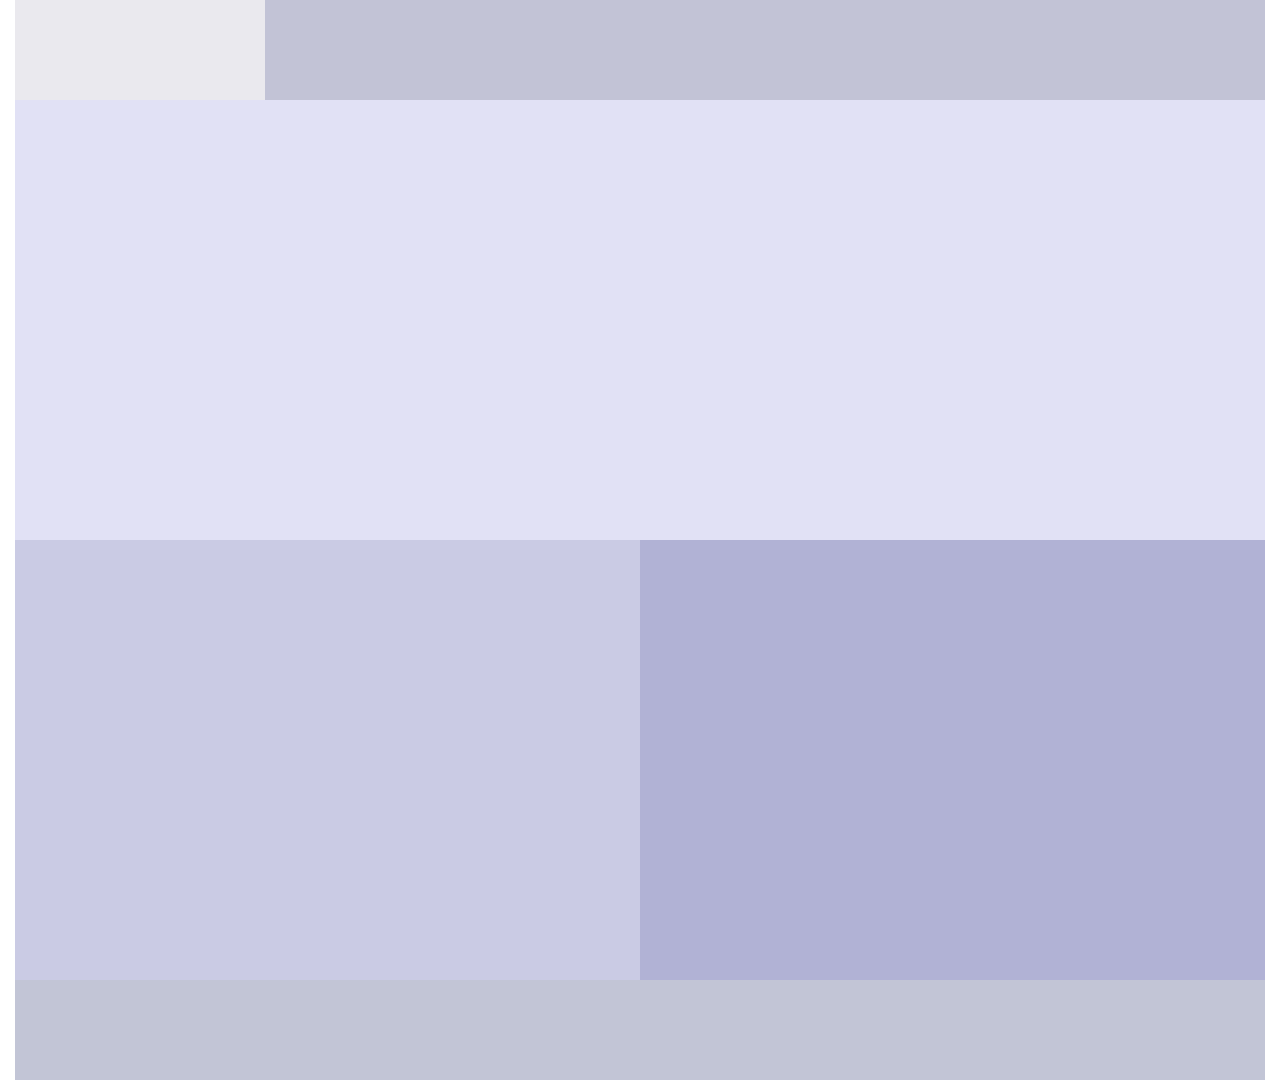
<file: html/A1.html>
<!DOCTYPE html>
<html lang="en">
<head>
    <meta charset="UTF-8">
    <meta name="viewport" content="width=device-width, initial-scale=1.0">
    <link rel="stylesheet" href="/assets/css/A1.css">
    <title>A1</title>
</head>
<body>
    <div id="wrap">
        <header id="header">
            <div class="logo"></div>
            <nav id="nav"></nav>
        </header>
        <main id="main">
            <div class="content01"></div>
            <div class="content02">
                <div class="contetn02_1"></div>
                <div class="contetn02_2"></div>
            </div>
        </main>
        <footer id="footer"></footer>
    </div>
</body>
</html>
</file>
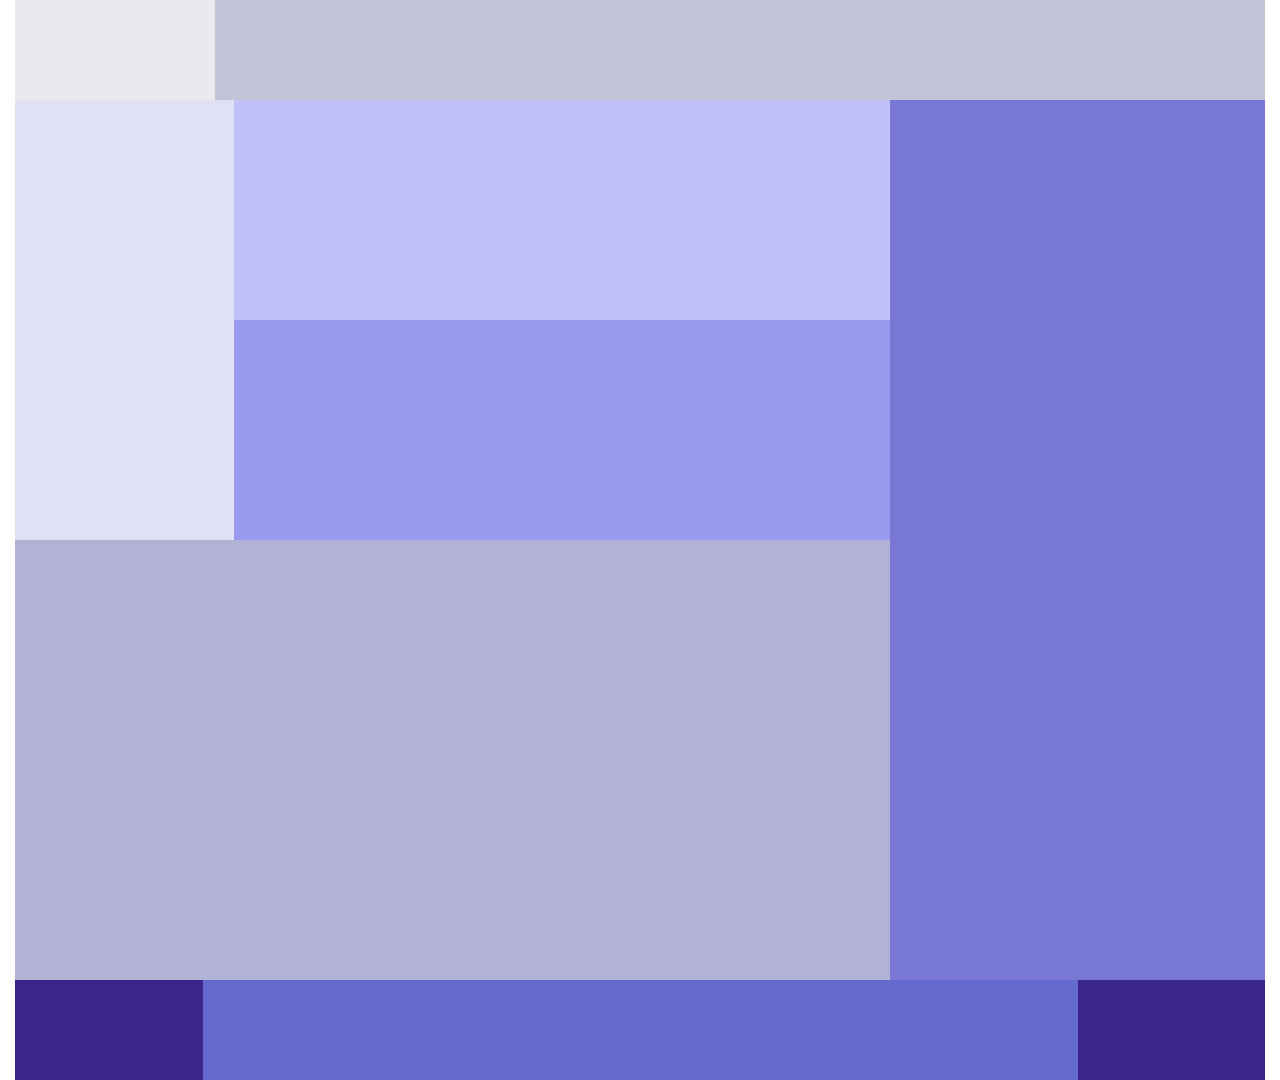
<file: html/A2.html>
<!DOCTYPE html>
<html lang="ko">

<head>
    <meta charset="UTF-8">
    <meta name="viewport" content="width=device-width, initial-scale=1.0">
    <link rel="stylesheet" href="/assets/css/A2.css">
    <title>A2</title>
</head>

<body>
    <div id="wrap">
        <header id="header">
            <div class="logo"></div>
            <nav id="nav"></nav>
        </header>
        <main id="main">
            <div class="contents">
                <div class="content01">
                    <div class="content01_1"></div>
                    <div class="content01_2">
                        <div class="content01_2a"></div>
                        <div class="content01_3b"></div>
                    </div>
                </div>
                <div class="content02"></div>
            </div>
            <aside id="aside"></aside>
        </main>
        <footer id="footer">
            <div class="footer_logo"></div>
            <div class="copyright"></div>
            <div class="sns"></div>
        </footer>
    </div>
</body>

</html>
</file>
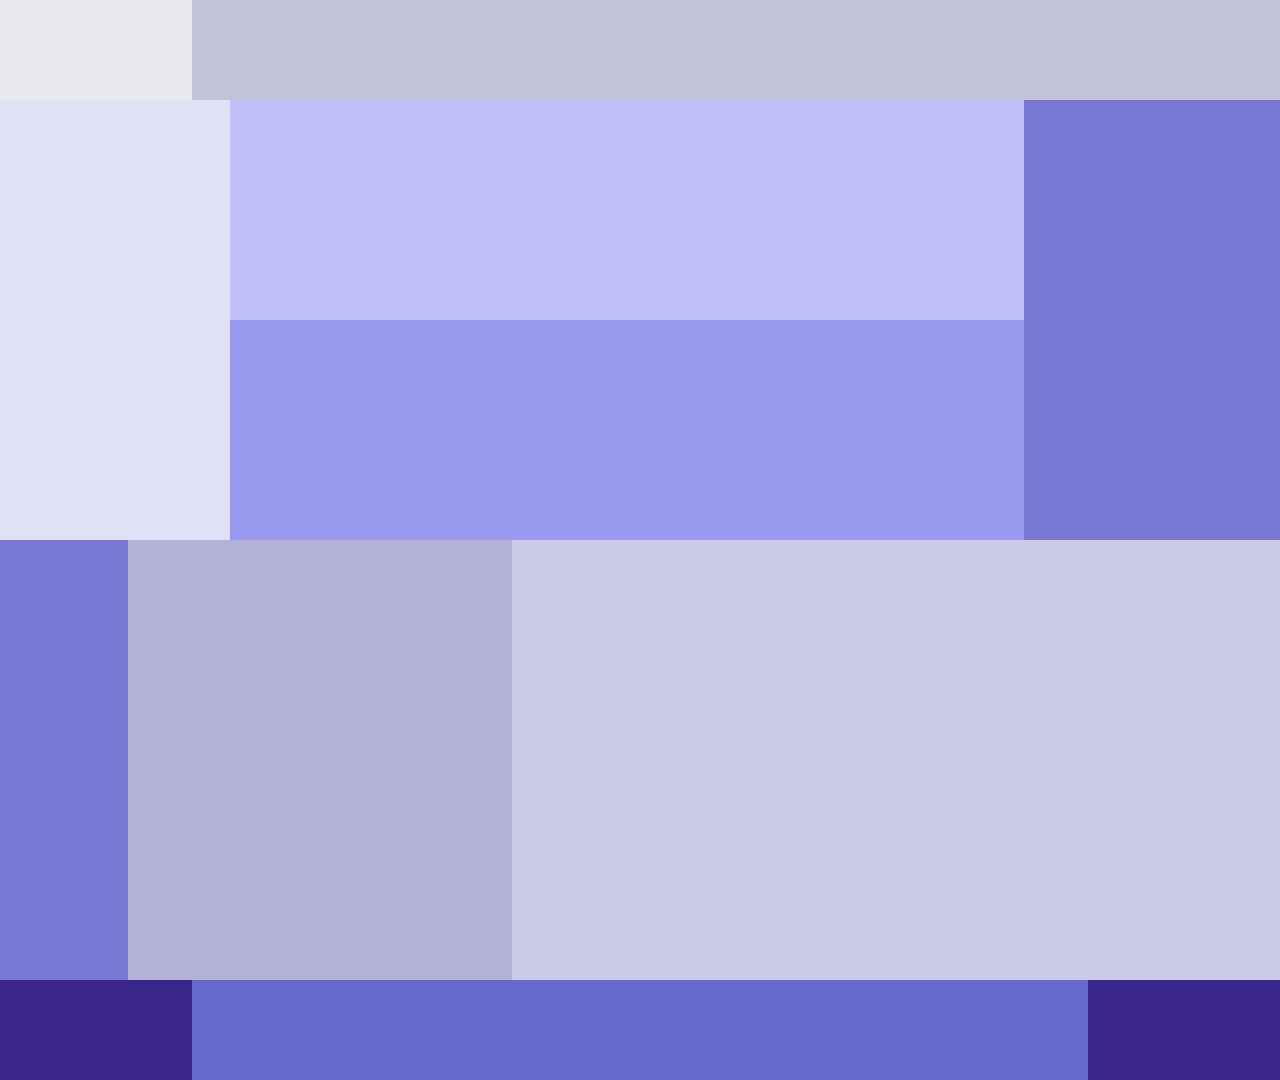
<file: html/A3.html>
<!DOCTYPE html>
<html lang="ko">
<head>
    <meta charset="UTF-8">
    <meta name="viewport" content="width=device-width, initial-scale=1.0">
    <link rel="stylesheet" href="/assets/css/A3.css">
    <title>A3</title>
</head>
<body>
    <div id="wrap">
        <header id="header">
            <div class="logo"></div>
            <nav id="nav"></nav>
        </header>
        <main id="main">
            <div class="content01">
                <div class="content01_1"></div>
                <div class="content01_2">
                    <div class="content01_2a"></div>
                    <div class="content01_2b"></div>
                </div>
                <div class="content01_3"></div>
            </div>
            <div class="content02">
                <div class="content02_1"></div>
                <div class="content02_2"></div>
                <div class="content02_3"></div>
            </div>
        </main>
        <footer id="footer">
            <div class="footer_logo"></div>
            <div class="copyright"></div>
            <div class="sns"></div>
        </footer>
    </div>
</body>
</html>
</file>
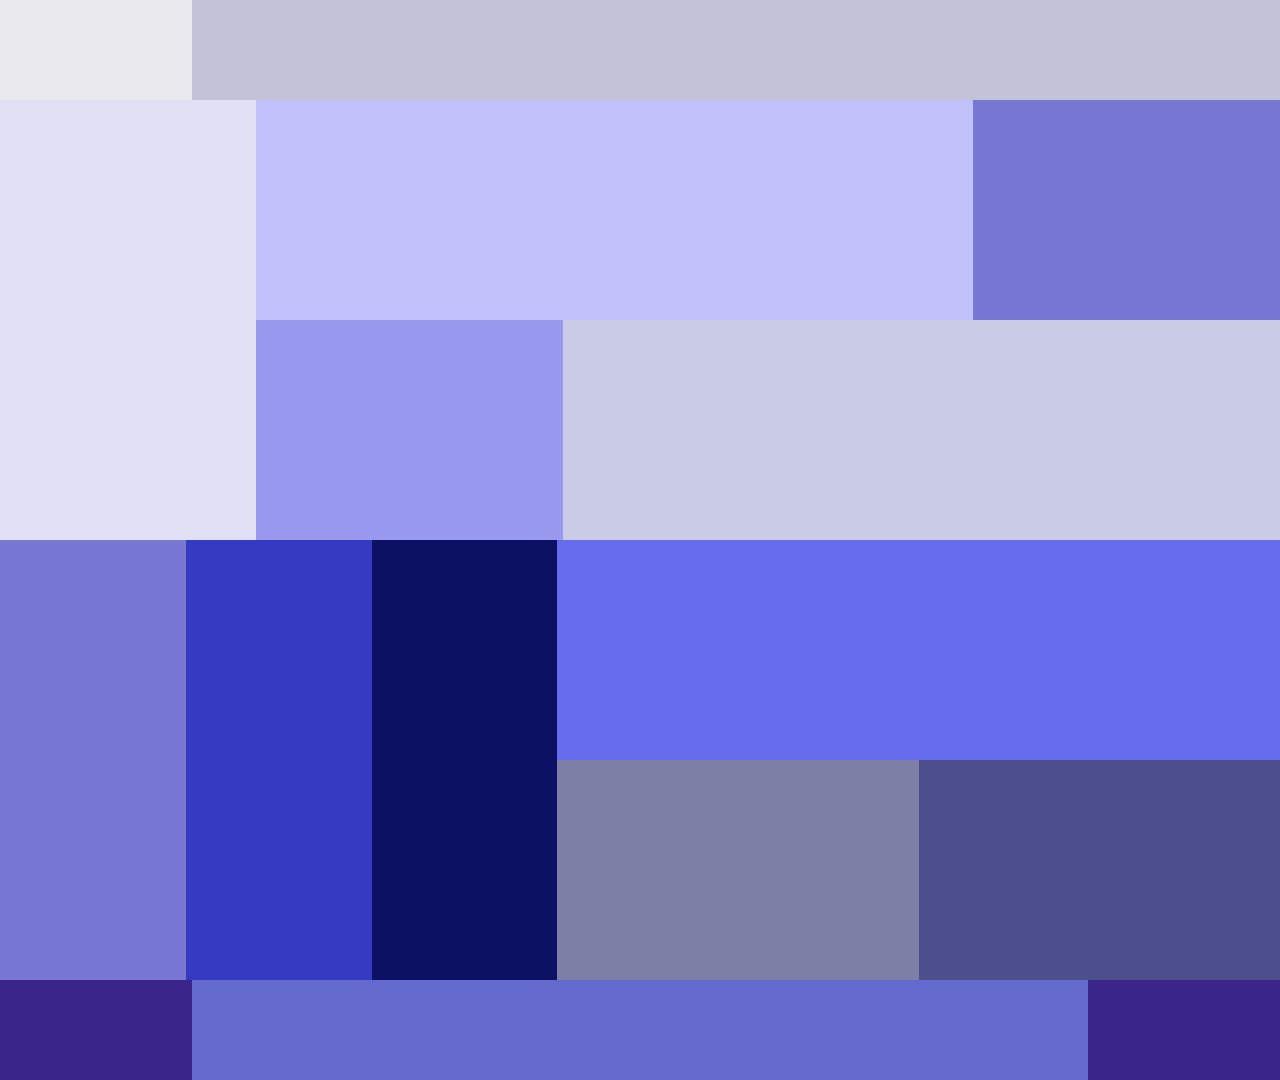
<file: html/A4.html>
<!DOCTYPE html>
<html lang="en">

<head>
    <meta charset="UTF-8">
    <meta name="viewport" content="width=device-width, initial-scale=1.0">
    <link rel="stylesheet" href="/assets/css/A4.css">
    <title>A4</title>
</head>

<body>
    <div id="wrap">
        <header id="header">
            <div class="logo"></div>
            <nav id="nav"></nav>
        </header>
        <main id="main">
            <div class="content01">
                <div class="content01_1"></div>
                <div class="content01_2">
                    <div class="content01_2a">
                        <div class="content01_2a_left"></div>
                        <div class="content01_2a_right"></div>
                    </div>
                    <div class="content01_2b">
                        <div class="content01_2b_left"></div>
                        <div class="content01_2b_right"></div>
                    </div>
                </div>
            </div>
            <div class="content02">
                <div class="content02_1"></div>
                <div class="content02_2"></div>
                <div class="content02_3"></div>
                <div class="content02_4">
                    <div class="content02_4a"></div>
                    <div class="content02_4b">
                        <div class="content02_4b_left"></div>
                        <div class="content02_4b_right"></div>
                    </div>
                </div>
            </div>
        </main>
        <footer id="footer">
            <div class="footer_logo"></div>
            <div class="copyright"></div>
            <div class="sns"></div>
        </footer>
    </div>
</body>

</html>
</file>
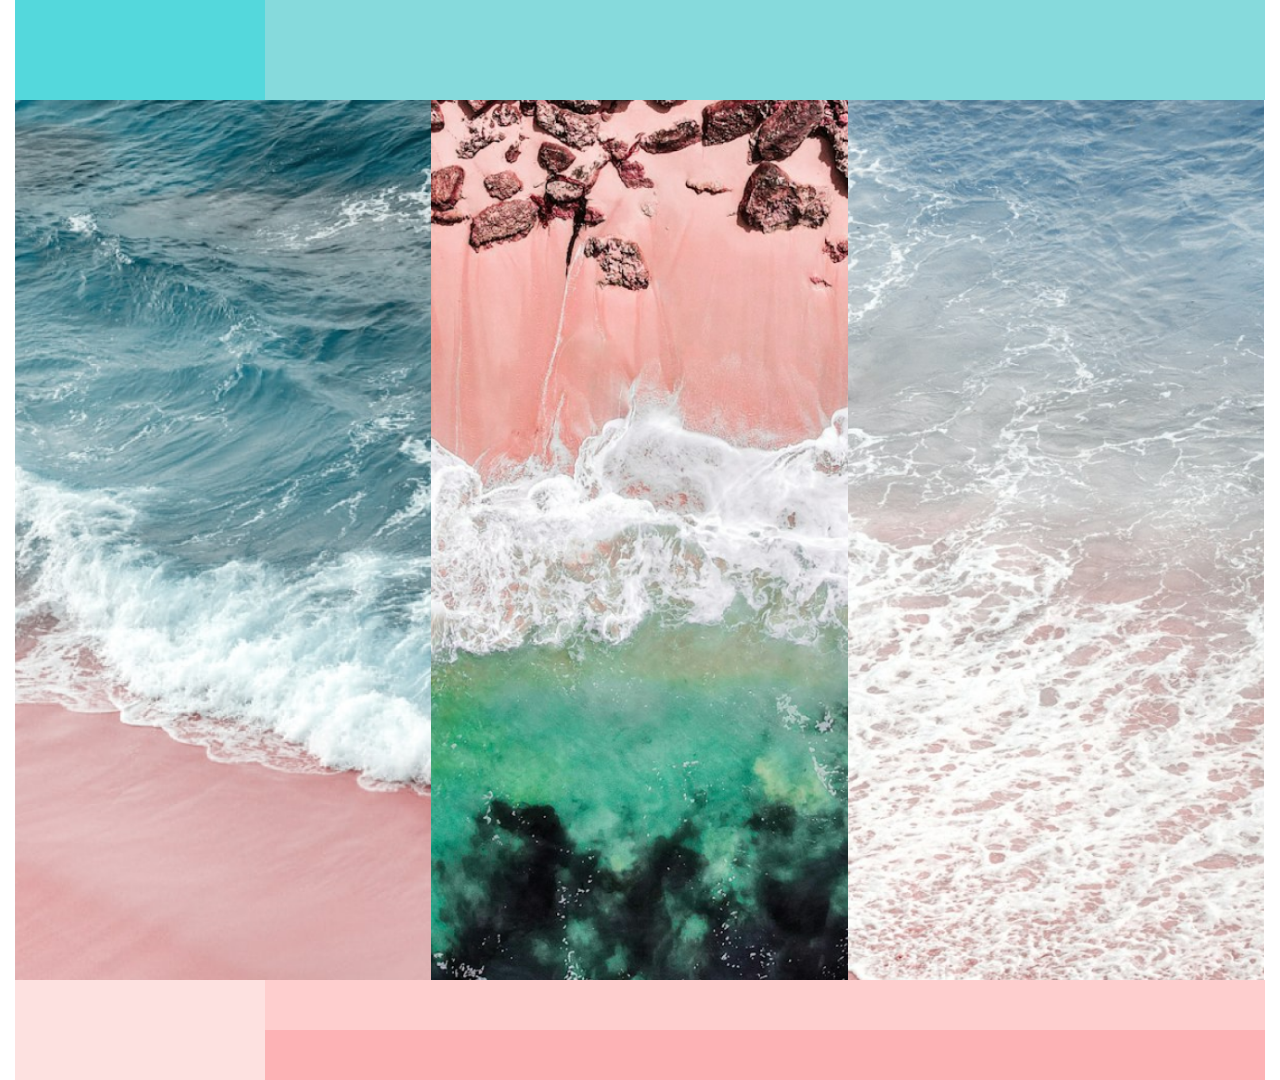
<file: html/B1.html>
<!DOCTYPE html>
<html lang="ko">

<head>
    <meta charset="UTF-8">
    <meta name="viewport" content="width=device-width, initial-scale=1.0">
    <link rel="stylesheet" href="/assets/css/B1.css">
    <title>B1</title>
</head>

<body>
    <div id="wrap">
        <header id="header">
            <div class="logo"></div>
            <nav id="nav"></nav>
        </header>
        <div id="main">
            <div class="img01"></div>
            <div class="img02"></div>
            <div class="img03"></div>
        </div>
        <footer id="footer">
            <div class="footer_logo"></div>
            <div class="copyright">
                <div class="copyright01"></div>
                <div class="copyright02"></div>
            </div>
        </footer>
    </div>
</body>

</html>
</file>
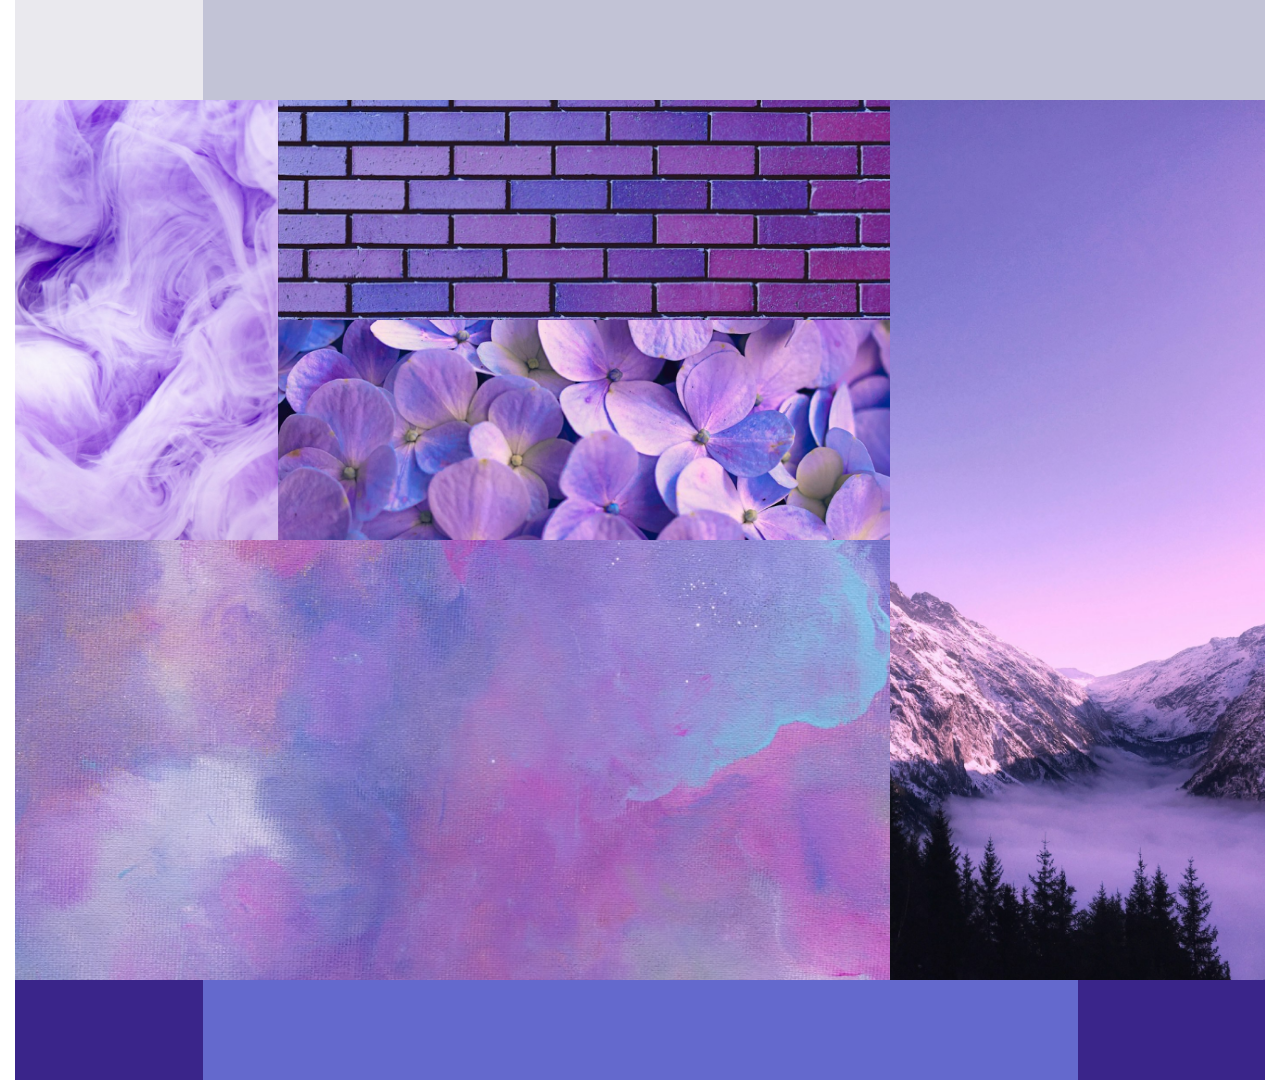
<file: html/B2.html>
<!DOCTYPE html>
<html lang="en">

<head>
    <meta charset="UTF-8">
    <meta name="viewport" content="width=device-width, initial-scale=1.0">
    <link rel="stylesheet" href="/assets/css/B2.css">
    <title>B2</title>
</head>

<body>
    <div id="wrap">
        <header id="header">
            <div class="logo"></div>
            <nav id="nav"></nav>
        </header>
        <main id="main">
            <div class="contents">
                <div class="content01">
                    <div class="content01_1"></div>
                    <div class="content01_2">
                        <div class="content01_2a"></div>
                        <div class="content01_2b"></div>
                    </div>
                </div>
                <div class="content02"></div>
            </div>
            <aside id="aside">
                <div class="aside_01"></div>
                <div class="aside_02"></div>
            </aside>
        </main>
        <div id="footer">
            <div class="footer_logo"></div>
            <div class="copyright"></div>
            <div class="sns"></div>
        </div>
    </div>
</body>

</html>
</file>
<file: assets/css/A1.css>
body {
    padding: 0;
    margin: 0;
}

#wrap {
    margin: 0 auto;
    width: 1250px;
}

#header {
    display: flex;
}

.logo {
    width: 250px;
    height: 100px;
    background-color: #EAE9EE;
}

#nav {
    width: 1000px;
    height: 100px;
    background-color: #C2C3D6;
}

.content01 {
    height: 440px;
    background-color: #E1E1F5;
}

.content02 {
    display: flex;
}

.contetn02_1 {
    width: 50%;
    height: 440px;
    background-color: #CACBE4;
}

.contetn02_2 {
    width: 50%;
    height: 440px;
    background-color: #B1B2D5;
}

#footer {
    height: 100px;
    background-color: #C2C5D6;
}
</file>
<file: assets/css/A2.css>
body {
    margin: 0;
    padding: 0;
}

#wrap {
    margin: 0 auto;
    width: 1250px;
}

#header {
    display: flex;
}

.logo {
    width: 200px;
    height: 100px;
    background-color: #EAE9EE;
}

#nav {
    width: 1050px;
    height: 100px;
    background-color: #C2C3D6;
}

#main {
    width: 100%;
    display: flex;
}

.contents {
    width: 70%;
    display: flex;
    flex-wrap: wrap;
}

.content01 {
    width: 100%;
    display: flex;
}

.content01_1 {
    width: 25%;
    height: 440px;
    background-color: #E1E1F5;
}

.content01_2 {
    width: 75%;
}

.content01_2a {
    height: 220px;
    background-color: #C0C0FB;
}

.content01_3b {
    height: 220px;
    background-color: #9999EF;
}

.content02 {
    width: 100%;
    height: 440px;
    background-color: #B1B2D5;
}

#aside {
    width: 30%;
    height: 880px;
    background-color: #7878D4;
}
#footer {
    display: flex;
}

.footer_logo {
    width: 15%;
    height: 100px;
    background-color: #3A258A;
}

.copyright {
    width: 70%;
    height: 100px;
    background-color: #6469CD;
}

.sns {
    width: 15%;
    height: 100px;
    background-color: #3A258A;
}
</file>
<file: assets/css/A3.css>
body {
    padding: 0;
    margin: 0;
}

#wrap {
    padding: 0;
    margin: 0 auto;
    width: 1280px;
}

#header {
    display: flex;
}

.logo {
    height: 100px;
    width: 15%;
    background-color: #EAE9EE;
}

#nav {
    height: 100px;
    width: 85%;
    background-color: #C2C3D6;
}

.content01 {
    display: flex;
}

.content01_1 {
    width: 18%;
    height: 440px;
    background-color: #E1E1F5;
}

.content01_2 {
    width: 62%;
}

.content01_2a {
    height: 220px;
    background-color: #C0C0FB;
}

.content01_2b {
    height: 220px;
    background-color: #9999EF;
}

.content01_3 {
    width: 20%;
    height: 440px;
    background-color: #7878D4;
}

.content02 {
    display: flex;
}

.content02_1 {
    width: 10%;
    height: 440px;
    background-color: #7878D4;
}

.content02_2 {
    width: 30%;
    height: 440px;
    background-color: #B1B2D5;
}

.content02_3 {
    width: 60%;
    height: 440px;
    background-color: #CACBE4;
}

#footer {
    display: flex;
}

.footer_logo, .sns {
    width: 15%;
    height: 100px;
    background-color: #3A258A;
}

.copyright {
    width: 70%;
    height: 100px;
    background-color: #6469CD;
}
</file>
<file: assets/css/A4.css>
body {
    margin: 0;
    padding: 0;
}

#wrap {
    margin: 0 auto;
    padding: 0;
    width: 1280px;
}

#header {
    display: flex;
}

.logo {
    width: 15%;
    height: 100px;
    background-color: #EAE9EE;
}

#nav {
    width: 85%;
    height: 100px;
    background-color: #C2C3D6;
}

.content01 {
    display: flex;
}

.content01_1 {
    width: 20%;
    height: 440px;
    background-color: #E1E1F5;
}

.content01_2 {
    width: 80%;
}

.content01_2a,
.content01_2b {
    display: flex;
}

.content01_2a_left {
    width: 70%;
    height: 220px;
    background-color: #C0C0FB;
}

.content01_2a_right {
    width: 30%;
    height: 220px;
    background-color: #7878D4;
}

.content01_2b_left {
    width: 30%;
    height: 220px;
    background-color: #9999EF;
}

.content01_2b_right {
    width: 70%;
    height: 220px;
    background-color: #CACBE4;
}

.content02 {
    display: flex;
}

.content02_1, 
.content02_2, 
.content02_3 {
    width: 18%;
    height: 440px;
}

.content02_1 {
    background-color: #7878D4;
}

.content02_2 {
    background-color: #353AC2;
}

.content02_3 {
    background-color: #0D1163;
}

.content02_4 {
    width: 70%;
}

.content02_4a {
    height: 220px;
    background-color: #666CEE;
}

.content02_4b {
    display: flex;
}

.content02_4b_left {
    width: 50%;
    height: 220px;
    background-color: #7D7FA7;
}

.content02_4b_right {
    width: 50%;
    height: 220px;
    background-color: #4C4F8C;
}

footer {
    display: flex;
}

.footer_logo, .sns {
    width: 15%;
    height: 100px;
    background-color: #3A258A;
}

.copyright {
    width: 70%;
    height: 100px;
    background-color: #6469CD;
}
</file>
<file: assets/css/B1.css>
body {
    padding: 0;
    margin: 0;
}

#wrap {
    margin: 0 auto;
    padding: 0;
    width: 1250px;
}

#header {
    display: flex;
}

.logo {
    width: 20%;
    height: 100px;
    background-color: #54D8DC;
}

#nav {
    width: 80%;
    height: 100px;
    background-color: #86DADC;
}

#main {
    display: flex;
}

#main>div {
    width: 33.3%;
    height: 880px;
    background-position: center center;
    background-size: cover;
}

.img01 {
    background-image: url(../img/B1.png);
}

.img02 {
    background-image: url(../img/B2.png);
}

.img03 {
    background-image: url(../img/B3.png);
}

#footer {
    display: flex;
}

.footer_logo {
    width: 20%;
    height: 100px;
    background-color: #FDE1E0;
}

.copyright {
    width: 80%;
}

.copyright01 {
    height: 50px;
    background-color: #FECECE;
}

.copyright02 {
    height: 50px;
    background-color: #FDB2B5;
}

@media (max-width: 680px) {
    #header {
        display: block;
    }

    .logo,
    #nav {
        width: 100%;
    }

    #main {
        flex-wrap: wrap;
    }

    #main>div {
        width: 100%;
        height: 225px;
    }

    #footer {
        display: block;
    }

    .footer_logo {
        width: 100%;
    }
}

@media (max-width: 450px) {
    #main>div {
        height: 350px;
    }

    .img03 {
        display: none;
    }

    .footer_logo {
        height: 200px;
    }

    .copyright {
        display: none;
    }
}
</file>
<file: assets/css/B2.css>
body {
    padding: 0;
    margin: 0;
}

#wrap {
    margin: 0 auto;
    padding: 0;
    width: 1250px;
}

#header {
    display: flex;
}

.logo {
    width: 15%;
    height: 100px;
    background-color: #EAE9EE;
}

#nav {
    width: 85%;
    height: 100px;
    background-color: #C2C3D6;
}

#main {
    width: 100%;
    display: flex;
    flex-wrap: wrap;
}

#main div,
#main aside {
    background-size: cover;
    background-position: center;
}

.contents {
    width: 70%;
}

.content01 {
    display: flex;
}

.content01_1 {
    width: 30%;
    height: 440px;
    background-image: url(../img/B4.png);
}

.content01_2 {
    width: 70%;
}

.content01_2a {
    height: 220px;
    background-image: url(../img/B5.png);
}

.content01_2b {
    height: 220px;
    background-image: url(../img/B8.png);
}

.content02 {
    height: 440px;
    background-image: url(../img/B7.png);
}

#aside {
    width: 30%;
    height: 880px;
    background-image: url(../img/B6.png);
}

#footer {
    display: flex;
}

.footer_logo, .sns {
    width: 15%;
    height: 100px;
    background-color: #3A258A;
}

.copyright {
    width: 70%;
    height: 100px;
    background-color: #6469CD;
}

@media (max-width: 680px) {
    #wrap {
        width: 100%;
    }

    #header {
        display: block;
        position: relative;
    }

    .logo {
        width: 30%;
        position: absolute;
        top: 0;
        left: 50%;
        transform: translateX(-50%);
    }

    #nav {
        width: 100%;
    }
    
    #main {
        display: block;
    }

    #main div {
        width: 100%;
    }

    .content01_1, 
    .content01_2 {
        display: none;
    } 

    .content01 {
        height: 440px;
        background-image: url(../img/B7.png);
    }

    .content02 {
        height: 220px;
        background-image: url(../img/B8.png);
    }

    #aside {
        width: 100%;
        height: 220px;
        background-image: url(../img/B5.png);
    }
}

@media (max-width: 450px) {
    .logo {
        left: 100%;
        transform: translateX(-100%);
    }

    .content01 {
        display: flex;
    }

    .content01_1 {
        width: 50%;
        display: block;
    }

    .content01_2 {
        width: 50%;
        display: block;
        background-image: url(../img/B8.png);
    }

    .content01_2a,
    .content01_2b {
        display: none;
    }

    .content02 {
        background-image: url(../img/B5.png);
    }

    #aside {
        display: flex;
        background-image: none;
    }

    .aside_01 {
        width: 50%;
        background-image: url(../img/B7.png);
    }

    .aside_02 {
        width: 50%;
        background-image: url(../img/B6.png);
    }
}
</file>
